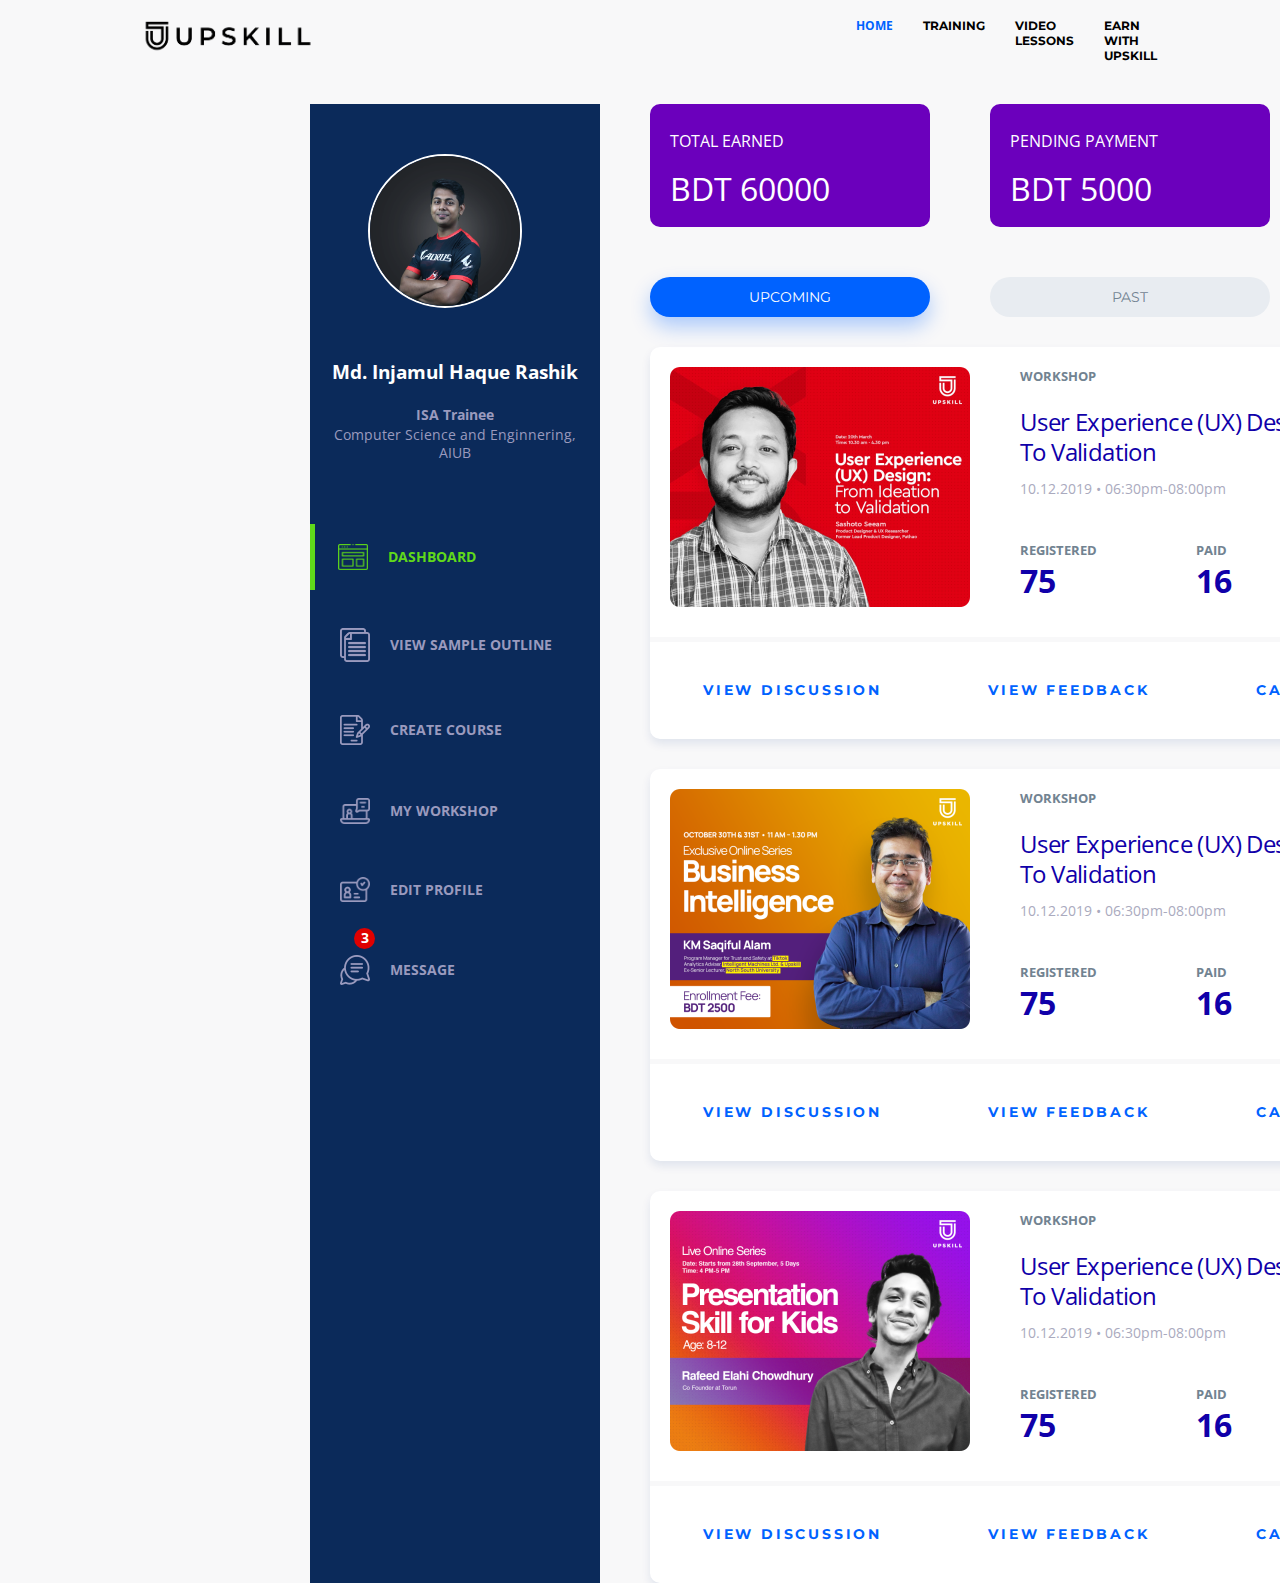
<file: index.html>
<!DOCTYPE html>
<html lang="en">
  <head>
    <meta charset="UTF-8" />
    <meta http-equiv="X-UA-Compatible" content="IE=edge" />
    <meta name="viewport" content="width=device-width, initial-scale=1.0" />
    <link rel="stylesheet" href="./styles.css" />
    <link rel="preconnect" href="https://fonts.gstatic.com" />
    <link
      href="https://fonts.googleapis.com/css2?family=Open+Sans:wght@300;400;600;700;800&display=swap"
      rel="stylesheet"
    />
    <link rel="preconnect" href="https://fonts.gstatic.com" />
    <link
      href="https://fonts.googleapis.com/css2?family=Montserrat&display=swap"
      rel="stylesheet"
    />
    <link
      rel="stylesheet"
      href="https://cdnjs.cloudflare.com/ajax/libs/font-awesome/5.15.3/css/all.min.css"
      integrity="sha512-iBBXm8fW90+nuLcSKlbmrPcLa0OT92xO1BIsZ+ywDWZCvqsWgccV3gFoRBv0z+8dLJgyAHIhR35VZc2oM/gI1w=="
      crossorigin="anonymous"
    />
    <title>Upskill</title>
  </head>
  <body>
    <div>
      <div class="navbar">
        <div><img src="./Assets/logo.PNG" width="177" alt="" /></div>
        <div class="nav-links">
          <a href="#"><span>home</span></a>
          <a href="#">training</a>
          <a href="#">video lessons</a>
          <a href="#">earn with upskill</a>
        </div>
        <div class="user-group">
          <div id="sign-in-btn" class="sign-in-group">
            <i class="fas fa-user-circle fa-3x"></i>
            <p>sign in</p>
          </div>
          <div id="sign-in-btn2" class="sign-up-group">Sign up</div>
        </div>
      </div>
      <div class="main-content">
        <div class="dashboard">
          <div class="profile">
            <div class="profile-info">
              <img src="./Assets/img.JPEG" alt="" />
              <h3>Md. Injamul Haque Rashik</h3>
              <br />
              <p class="title"><strong>ISA Trainee</strong></p>
              <p>Computer Science and Enginnering,</p>
              <b></b>
              <p>AIUB</p>
              <br />
            </div>
            <div class="dashboard-content">
              <div id="dashboard-content-flex-first">
                <img src="./Assets/browser@2x.png" width="30" alt="" />
                Dashboard
              </div>
              <br />
              <div class="dashboard-content-flex">
                <img src="./Assets/file@2x.png" width="30" alt="" />
                View Sample Outline
              </div>
              <br />
              <div class="dashboard-content-flex">
                <img src="./Assets/contract@2x.png" width="30" alt="" />
                Create Course
              </div>
              <br />
              <div id="workshop-button" class="dashboard-content-flex">
                <img src="./Assets/lecture@2x.png" width="30" alt="" />
                My Workshop
              </div>
              <br />
              <div id="profile-btn" class="dashboard-content-flex">
                <img src="./Assets/user@2x.png" width="30" alt="" />
                Edit Profile
              </div>
              <br />
              <div id="msg-btn" class="dashboard-content-flex">
                <img src="./Assets/conversation (1)@2x.png" width="30" alt="" />
                <div class="notification">3</div>
                Message
              </div>
              <br />
            </div>
          </div>
        </div>
        <div class="first-page-content">
          <div class="summary">
            <div class="summary-content">
              <p class="summary-content-heading">TOTAL EARNED</p>
              <br />
              <div id="amount">
                <p>BDT 60000</p>
                <i class="fas fa-coins fa-lg"></i>
              </div>
            </div>
            <div class="summary-content">
              <p class="summary-content-heading">PENDING PAYMENT</p>
              <br />
              <div id="amount">
                <p>BDT 5000</p>
                <i class="fas fa-money-check fa-lg"></i>
              </div>
            </div>
            <div class="summary-content">
              <p class="summary-content-heading">WORKSHOPS COMPLETED</p>
              <br />
              <div id="amount">
                <p>21</p>
                <i class="fas fa-folder fa-lg"></i>
              </div>
            </div>
          </div>
          <div class="timeline">
            <div class="timeline-content-first">UPCOMING</div>
            <div class="timeline-content">PAST</div>
            <div class="timeline-content">ALL</div>
          </div>
          <div class="workshop">
            <div class="workshop-content">
              <div class="content-image">
                <img
                  src="./Assets/User-Experience-(UX)-Design@2x.png"
                  width="300"
                  alt=""
                />
              </div>
              <div class="content-details">
                <h5>WORKSHOP</h5>
                <br />
                <p class="content-heading">
                  User Experience (UX) Design: From Ideation <br />
                  to Validation
                </p>
                <p class="content-timing">10.12.2019 • 06:30pm-08:00pm</p>
                <div class="content-details-summary">
                  <div>
                    <h5>REGISTERED</h5>
                    <h1>75</h1>
                  </div>
                  <div>
                    <h5>PAID</h5>
                    <h1>16</h1>
                  </div>
                  <div>
                    <h5>EARNING</h5>
                    <h1>BDT 4500</h1>
                  </div>
                </div>
              </div>
            </div>
            <div class="workshop-footer">
              <h4>view discussion</h4>
              <h4>view feedback</h4>
              <h4>cancel workshop</h4>
              <div class="social-media-icon">
                <i class="fab fa-facebook-f fa-lg"></i>
                <i class="fab fa-linkedin-in fa-lg"></i>
              </div>
            </div>
          </div>
          <div class="workshop">
            <div class="workshop-content">
              <div class="content-image">
                <img
                  src="./Assets/Business Intelligence@2x.png"
                  width="300"
                  alt=""
                />
              </div>
              <div class="content-details">
                <h5>WORKSHOP</h5>
                <br />
                <p class="content-heading">
                  User Experience (UX) Design: From Ideation <br />
                  to Validation
                </p>
                <p class="content-timing">10.12.2019 • 06:30pm-08:00pm</p>
                <div class="content-details-summary">
                  <div>
                    <h5>REGISTERED</h5>
                    <h1>75</h1>
                  </div>
                  <div>
                    <h5>PAID</h5>
                    <h1>16</h1>
                  </div>
                  <div>
                    <h5>EARNING</h5>
                    <h1>BDT 4500</h1>
                  </div>
                </div>
              </div>
            </div>
            <div class="workshop-footer">
              <h4>view discussion</h4>
              <h4>view feedback</h4>
              <h4>cancel workshop</h4>
              <div class="social-media-icon">
                <i class="fab fa-facebook-f fa-lg"></i>
                <i class="fab fa-linkedin-in fa-lg"></i>
              </div>
            </div>
          </div>
          <div class="workshop">
            <div class="workshop-content">
              <div class="content-image">
                <img
                  src="./Assets/Presentation Skill for Kids@2x.png"
                  width="300"
                  alt=""
                />
              </div>
              <div class="content-details">
                <h5>WORKSHOP</h5>
                <br />
                <p class="content-heading">
                  User Experience (UX) Design: From Ideation <br />
                  to Validation
                </p>
                <p class="content-timing">10.12.2019 • 06:30pm-08:00pm</p>
                <div class="content-details-summary">
                  <div>
                    <h5>REGISTERED</h5>
                    <h1>75</h1>
                  </div>
                  <div>
                    <h5>PAID</h5>
                    <h1>16</h1>
                  </div>
                  <div>
                    <h5>EARNING</h5>
                    <h1>BDT 4500</h1>
                  </div>
                </div>
              </div>
            </div>
            <div class="workshop-footer">
              <h4>view discussion</h4>
              <h4>view feedback</h4>
              <h4>cancel workshop</h4>
              <div class="social-media-icon">
                <i class="fab fa-facebook-f fa-lg"></i>
                <i class="fab fa-linkedin-in fa-lg"></i>
              </div>
            </div>
          </div>
        </div>
      </div>
    </div>
    <script src="app.js"></script>
  </body>
</html>
</file>
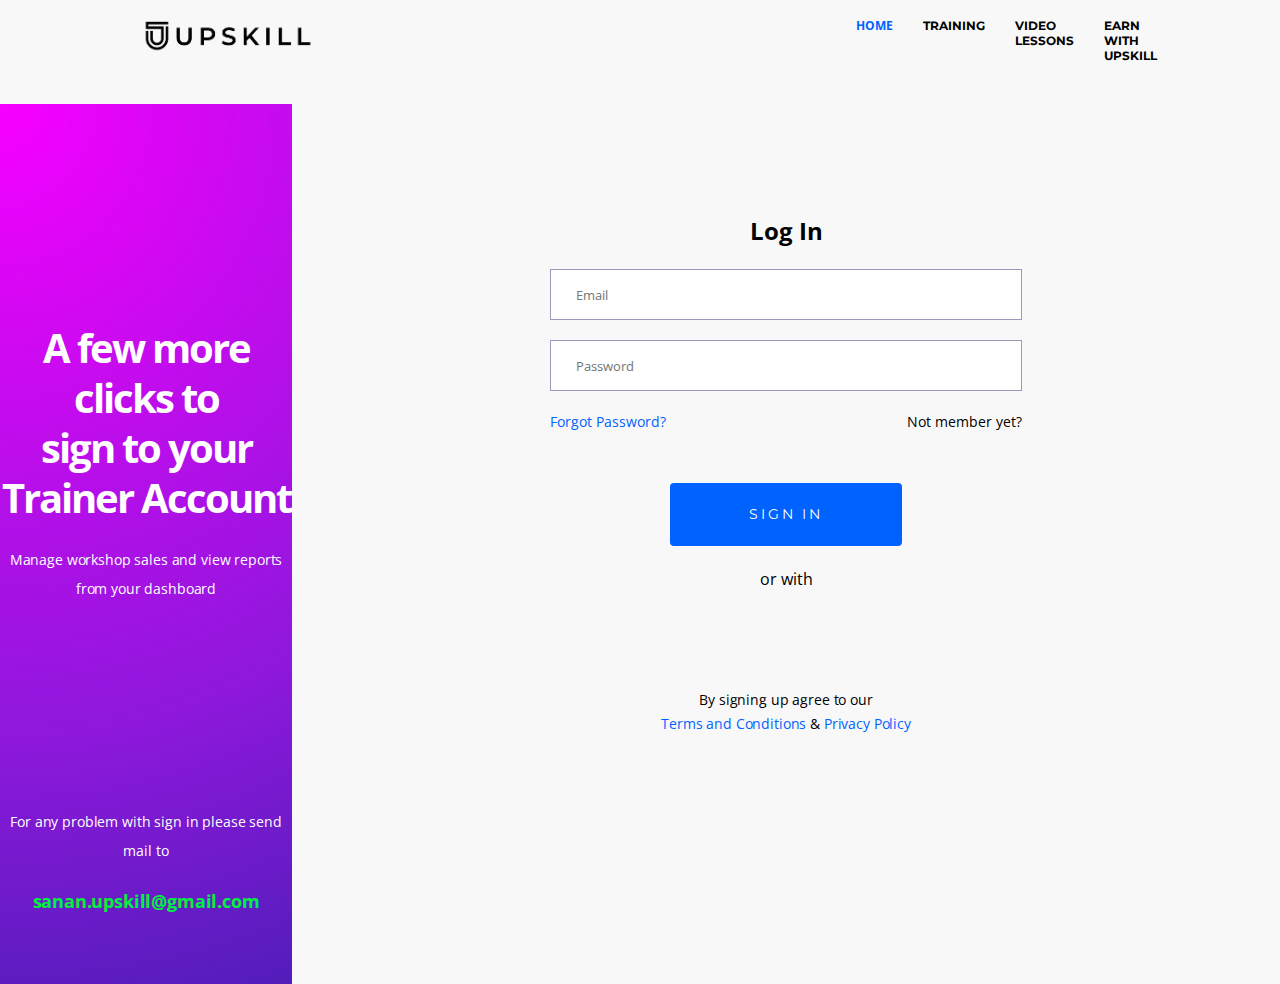
<file: Pages/login.html>
<!DOCTYPE html>
<html lang="en">
  <head>
    <meta charset="UTF-8" />
    <meta http-equiv="X-UA-Compatible" content="IE=edge" />
    <meta name="viewport" content="width=device-width, initial-scale=1.0" />
<link rel="stylesheet" href="../styles.css" />
    <link rel="preconnect" href="https://fonts.gstatic.com" />
    <link
      href="https://fonts.googleapis.com/css2?family=Open+Sans:wght@300;400;600;700;800&display=swap"
      rel="stylesheet"
    />
    <link rel="preconnect" href="https://fonts.gstatic.com" />
    <link
      href="https://fonts.googleapis.com/css2?family=Montserrat&display=swap"
      rel="stylesheet"
    />
    <link
      rel="stylesheet"
      href="https://cdnjs.cloudflare.com/ajax/libs/font-awesome/5.15.3/css/all.min.css"
      integrity="sha512-iBBXm8fW90+nuLcSKlbmrPcLa0OT92xO1BIsZ+ywDWZCvqsWgccV3gFoRBv0z+8dLJgyAHIhR35VZc2oM/gI1w=="
      crossorigin="anonymous"
    />
    <title>Upskill</title>
  </head>
  <body>
    <div>
      <div class="navbar">
        <div><img src="../Assets/logo.PNG" width="177" alt="" /></div>
        <div class="nav-links">
          <a href="../index.html"><span>home</span></a>
          <a href="#">training</a>
          <a href="#">video lessons</a>
          <a href="#">earn with upskill</a>
        </div>
        <div class="user-group">
          <div id="sign-in-btn" class="sign-in-group">
            <i class="fas fa-user-circle fa-3x"></i>
            <p>sign in</p>
          </div>
          <div id="sign-in-btn" class="sign-up-group">Sign up</div>
        </div>
      </div>
            <div class="login-content">
          <div class="login-img">
            <h1>A few more clicks to <br> sign to  your Trainer Account</h1> <br>
            <p>Manage workshop sales and view reports from your dashboard</p>
            <p class="second-p">For any problem with sign in please send mail to</p> <br>
            <p><span class="mail">sanan.upskill@gmail.com</span></p>
          </div>
          <div class="login-info">
            <h2>Log In</h2> <br>
            <input type="text" placeholder="Email"> <br>
            <input type="password" placeholder="Password">
            <div class="forgot">
              <a class="forgot-alt" href="#">Forgot Password?</a> <a class="forgot-alt-2" href="#">Not member yet?</a>
            </div>
            <div class="sign-btn">SIGN IN</div> <br>
            or with
            <div class="social-btn">
              <i class="fab fa-facebook-square fa-2x fb-icon"></i>
              <i class="fab fa-linkedin fa-2x"></i>
            </div>
            <p class="bottom-text">By signing up agree to our <br> <span>Terms and Conditions</span> & <span>Privacy Policy</span></p>
          </div>
        </div></body>
</html>
</file>
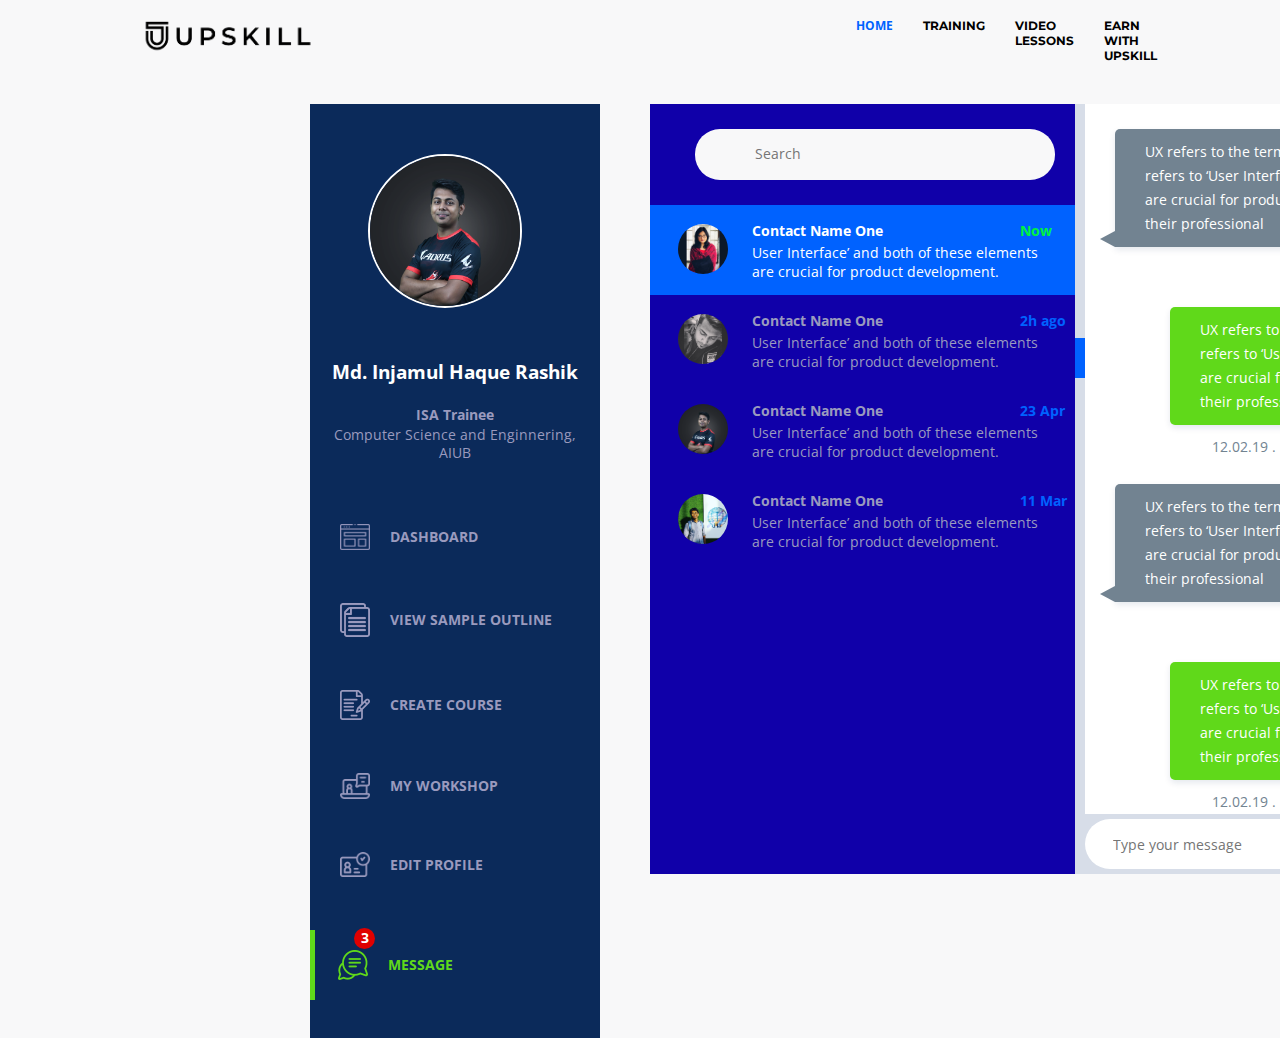
<file: Pages/message.html>
<!DOCTYPE html>
<html lang="en">
  <head>
    <meta charset="UTF-8" />
    <meta http-equiv="X-UA-Compatible" content="IE=edge" />
    <meta name="viewport" content="width=device-width, initial-scale=1.0" />
    <link rel="stylesheet" href="../styles.css" />
    <link rel="preconnect" href="https://fonts.gstatic.com" />
    <link
      href="https://fonts.googleapis.com/css2?family=Open+Sans:wght@300;400;600;700;800&display=swap"
      rel="stylesheet"
    />
    <link rel="preconnect" href="https://fonts.gstatic.com" />
    <link
      href="https://fonts.googleapis.com/css2?family=Montserrat&display=swap"
      rel="stylesheet"
    />
    <link
      rel="stylesheet"
      href="https://cdnjs.cloudflare.com/ajax/libs/font-awesome/5.15.3/css/all.min.css"
      integrity="sha512-iBBXm8fW90+nuLcSKlbmrPcLa0OT92xO1BIsZ+ywDWZCvqsWgccV3gFoRBv0z+8dLJgyAHIhR35VZc2oM/gI1w=="
      crossorigin="anonymous"
    />
    <title>Upskill</title>
  </head>
  <body>
    <div>
      <div class="navbar">
        <div><img src="../Assets/logo.PNG" width="177" alt="" /></div>
        <div class="nav-links">
          <a href="../index.html"><span>home</span></a>
          <a href="#">training</a>
          <a href="#">video lessons</a>
          <a href="#">earn with upskill</a>
        </div>
        <div class="user-group">
          <div id="sign-in-btn" class="sign-in-group">
            <i class="fas fa-user-circle fa-3x"></i>
            <p>sign in</p>
          </div>
          <div id="sign-in-btn2" class="sign-up-group">Sign up</div>
        </div>
      </div>
      <div class="main-content">
        <div class="dashboard">
          <div class="profile">
            <div class="profile-info">
              <img src="../Assets/img.JPEG" alt="" />
              <h3>Md. Injamul Haque Rashik</h3>
              <br />
              <p class="title"><strong>ISA Trainee</strong></p>
              <p>Computer Science and Enginnering,</p>
              <b></b>
              <p>AIUB</p>
              <br />
            </div>
            <div class="dashboard-content">
              <div id="dashboard-button" class="dashboard-content-flex">
                <img src="../Assets/browser-white@2x.png" width="30" alt="" />
                Dashboard
              </div>
              <br />
              <div class="dashboard-content-flex">
                <img src="../Assets/file@2x.png" width="30" alt="" />
                View Sample Outline
              </div>
              <br />
              <div class="dashboard-content-flex">
                <img src="../Assets/contract@2x.png" width="30" alt="" />
                Create Course
              </div>
              <br />
              <div id="workshop-btn" class="dashboard-content-flex">
                <img src="../Assets/lecture@2x.png" width="30" alt="" />
                My Workshop
              </div>
              <br />
              <div id="profile-btn" class="dashboard-content-flex">
                <img src="../Assets/user@2x.png" width="30" alt="" />
                Edit Profile
              </div>
              <br />
              <div id="dashboard-content-flex-first">
                <img
                  src="../Assets/conversation-green@2x.png"
                  width="30"
                  alt=""
                />
                <div class="notification">3</div>
                Message
              </div>
              <br />
            </div>
          </div>
        </div>
        <div class="fourth-page-content">
          <div class="chat-div">
            <div class="user-div">
              <i class="fas fa-search"></i>
              <input type="text" placeholder="Search" />
              <div class="message-user-group">
                <div class="message-user-group-each-first">
                  <img src="../Assets/chat1.jpg" width="50" alt="" />
                  <div>
                    <h5>
                      Contact Name One <span class="span span-first">Now</span>
                    </h5>
                    <p>
                      User Interface’ and both of these elements <br />
                      are crucial for product development.
                    </p>
                  </div>
                </div>
                <div class="message-user-group-each">
                  <img src="../Assets/chat2.jpg" width="50" alt="" />
                  <div>
                    <h5>Contact Name One <span class="span">2h ago</span></h5>
                    <p>
                      User Interface’ and both of these elements <br />
                      are crucial for product development.
                    </p>
                  </div>
                </div>
                <div class="message-user-group-each">
                  <img src="../Assets/img.JPEG" width="50" alt="" />
                  <div>
                    <h5>
                      Contact Name One
                      <span class="span">23 Apr</span>
                    </h5>
                    <p>
                      User Interface’ and both of these elements <br />
                      are crucial for product development.
                    </p>
                  </div>
                </div>
                <div class="message-user-group-each">
                  <img src="../Assets/chat4.jpg" width="50" alt="" />
                  <div>
                    <h5>Contact Name One <span class="span">11 Mar</span></h5>
                    <p>
                      User Interface’ and both of these elements <br />
                      are crucial for product development.
                    </p>
                  </div>
                </div>
              </div>
            </div>
            <div class="message-div">
              <div class="blue-bg"></div>
              <div class="message-sub-div">
                <div class="msg-incoming">
                  <p class="msg-p">
                    UX refers to the term ‘User Experience’ while ‘UI’ refers to
                    ‘User Interface’ and both of these elements are crucial for
                    product development. But despite their professional
                  </p>
                </div>
                <p><span class="top">12.02.19 . 12.30 PM</span></p>
                <div class="msg-outgoing">
                  <p class="msg-p">
                    UX refers to the term ‘User Experience’ while ‘UI’ refers to
                    ‘User Interface’ and both of these elements are crucial for
                    product development. But despite their professional
                  </p>
                </div>
                <p><span class="bottom">12.02.19 . 12.30 PM</span></p>
                <div class="msg-incoming msg-incoming-2">
                  <p class="msg-p">
                    UX refers to the term ‘User Experience’ while ‘UI’ refers to
                    ‘User Interface’ and both of these elements are crucial for
                    product development. But despite their professional
                  </p>
                </div>
                <p><span class="top">12.02.19 . 12.30 PM</span></p>
                <div class="msg-outgoing">
                  <p class="msg-p">
                    UX refers to the term ‘User Experience’ while ‘UI’ refers to
                    ‘User Interface’ and both of these elements are crucial for
                    product development. But despite their professional
                  </p>
                </div>
                <p><span class="bottom">12.02.19 . 12.30 PM</span></p>
              </div>
              <div class="type-box">
                <div><input type="text" placeholder="Type your message" /></div>
                <div><i class="fas fa-paper-plane fa-2x"></i></div>
              </div>
            </div>
          </div>
        </div>
      </div>
    </div>
    <script>
      document.getElementById("dashboard-button").onclick = function () {
        location.href = "../index.html";
      };
      document.getElementById("sign-in-btn").onclick = function () {
        location.href = "./login.html";
      };
      document.getElementById("sign-in-btn2").onclick = function () {
        location.href = "./login.html";
      };
      document.getElementById("workshop-btn").onclick = function () {
        location.href = "./workshop.html";
      };
      document.getElementById("profile-btn").onclick = function () {
        location.href = "./profile.html";
      };
    </script>
  </body>
</html>
</file>
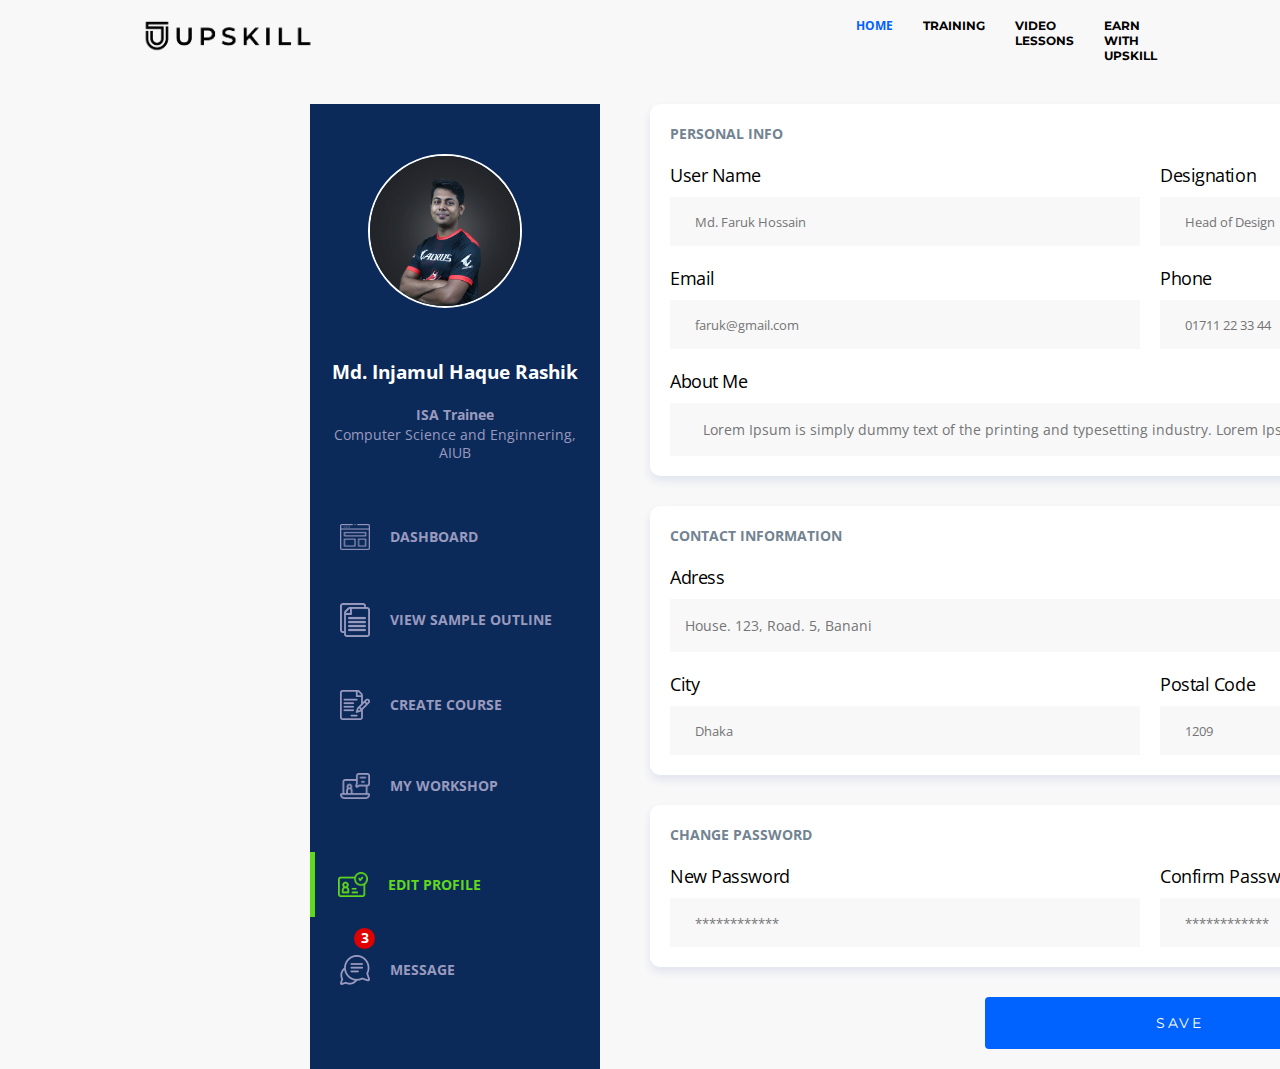
<file: Pages/profile.html>
<!DOCTYPE html>
<html lang="en">
  <head>
    <meta charset="UTF-8" />
    <meta http-equiv="X-UA-Compatible" content="IE=edge" />
    <meta name="viewport" content="width=device-width, initial-scale=1.0" />
    <link rel="stylesheet" href="../styles.css" />
    <link rel="preconnect" href="https://fonts.gstatic.com" />
    <link
      href="https://fonts.googleapis.com/css2?family=Open+Sans:wght@300;400;600;700;800&display=swap"
      rel="stylesheet"
    />
    <link rel="preconnect" href="https://fonts.gstatic.com" />
    <link
      href="https://fonts.googleapis.com/css2?family=Montserrat&display=swap"
      rel="stylesheet"
    />
    <link
      rel="stylesheet"
      href="https://cdnjs.cloudflare.com/ajax/libs/font-awesome/5.15.3/css/all.min.css"
      integrity="sha512-iBBXm8fW90+nuLcSKlbmrPcLa0OT92xO1BIsZ+ywDWZCvqsWgccV3gFoRBv0z+8dLJgyAHIhR35VZc2oM/gI1w=="
      crossorigin="anonymous"
    />
    <title>Upskill</title>
  </head>
  <body>
    <div>
      <div class="navbar">
        <div><img src="../Assets/logo.PNG" width="177" alt="" /></div>
        <div class="nav-links">
          <a href="../index.html"><span>home</span></a>
          <a href="#">training</a>
          <a href="#">video lessons</a>
          <a href="#">earn with upskill</a>
        </div>
        <div class="user-group">
          <div id="sign-in-btn" class="sign-in-group">
            <i class="fas fa-user-circle fa-3x"></i>
            <p>sign in</p>
          </div>
          <div id="sign-in-btn2" class="sign-up-group">Sign up</div>
        </div>
      </div>
      <div class="main-content">
        <div class="dashboard">
          <div class="profile">
            <div class="profile-info">
              <img src="../Assets/img.JPEG" alt="" />
              <h3>Md. Injamul Haque Rashik</h3>
              <br />
              <p class="title"><strong>ISA Trainee</strong></p>
              <p>Computer Science and Enginnering,</p>
              <b></b>
              <p>AIUB</p>
              <br />
            </div>
            <div class="dashboard-content">
              <div id="dashboard-button" class="dashboard-content-flex">
                <img src="../Assets/browser-white@2x.png" width="30" alt="" />
                Dashboard
              </div>
              <br />
              <div class="dashboard-content-flex">
                <img src="../Assets/file@2x.png" width="30" alt="" />
                View Sample Outline
              </div>
              <br />
              <div class="dashboard-content-flex">
                <img src="../Assets/contract@2x.png" width="30" alt="" />
                Create Course
              </div>
              <br />
              <div id="workshop-btn" class="dashboard-content-flex">
                <img src="../Assets/lecture@2x.png" width="30" alt="" />
                My Workshop
              </div>
              <br />
              <div id="dashboard-content-flex-first">
                <img src="../Assets/user-green@2x.png" width="30" alt="" />
                Edit Profile
              </div>
              <br />
              <div id="msg-btn" class="dashboard-content-flex">
                <img
                  src="../Assets/conversation (1)@2x.png"
                  width="30"
                  alt=""
                />
                <div class="notification">3</div>
                Message
              </div>
              <br />
            </div>
          </div>
        </div>
        <div class="third-page-content">
          <div class="personal-info">
            <h5>Personal info</h5>
            <div class="row">
              <div>
                User Name <br />
                <input type="text" placeholder="Md. Faruk Hossain" />
              </div>
              <div>
                Designation <br />
                <input type="text" placeholder="Head of Design" />
              </div>
            </div>
            <div class="row">
              <div>
                Email <br />
                <input type="text" placeholder="faruk@gmail.com" />
              </div>
              <div>
                Phone <br />
                <input type="text" placeholder="01711 22 33 44" />
              </div>
            </div>
            About Me <br />
            <input
              id="about-input"
              type="text"
              placeholder="Lorem Ipsum is simply dummy text of the printing and typesetting industry. Lorem Ipsum has been the industry's standard dummy"
            />
          </div>
          <div class="contact-info">
            <h5>Contact information</h5>
            Adress <br />
            <input
              id="adress-input"
              type="text"
              placeholder="House. 123, Road. 5, Banani"
            />
            <div class="row">
              <div>
                City <br />
                <input type="text" placeholder="Dhaka" />
              </div>
              <div>
                Postal Code <br />
                <input type="text" placeholder="1209" />
              </div>
            </div>
            </div>
          <div class="password-info">
              <h5>Change password</h5>
            <div class="row">
              <div>
                New password <br />
                <input type="password" placeholder="************" />
              </div>
              <div>
                Confirm Password <br />
                <input type="password" placeholder="************" />
              </div>
            </div>
            </div>
            <div class="save-btn">Save</div>
          </div>
          
        </div>
      </div>
    </div>
    <script>
      document.getElementById("dashboard-button").onclick = function () {
        location.href = "../index.html";
      };
      document.getElementById("sign-in-btn").onclick = function () {
        location.href = "./login.html";
      };
      document.getElementById("sign-in-btn2").onclick = function () {
        location.href = "./login.html";
      };
      document.getElementById("workshop-btn").onclick = function () {
        location.href = "./workshop.html";
      };
      document.getElementById("msg-btn").onclick = function () {
        location.href = "./message.html";
      };
      
    </script>
  </body>
</html>
</file>
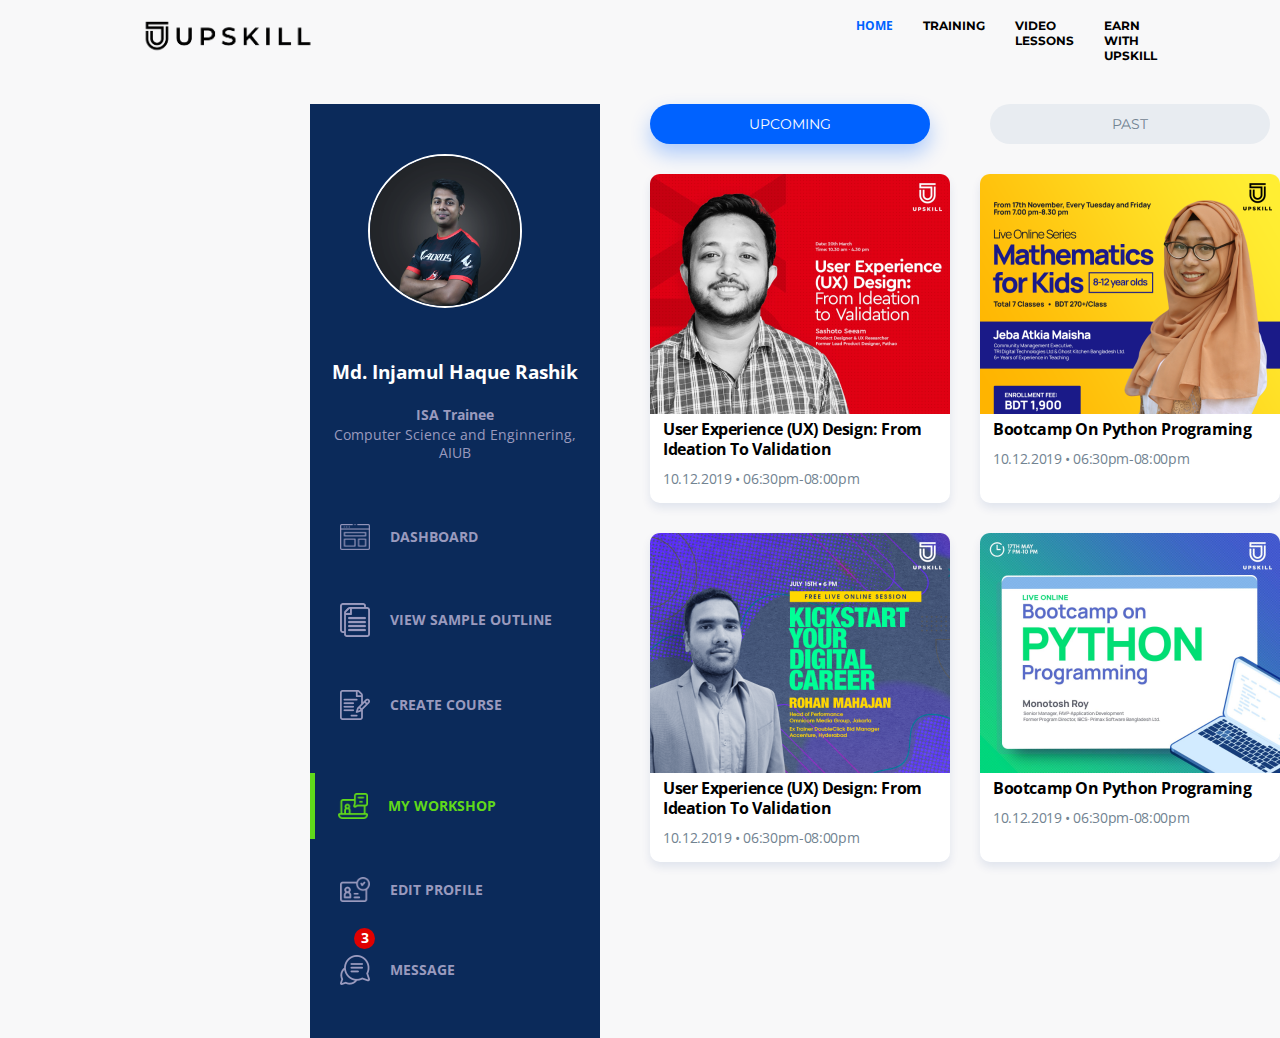
<file: Pages/workshop.html>
<!DOCTYPE html>
<html lang="en">
  <head>
    <meta charset="UTF-8" />
    <meta http-equiv="X-UA-Compatible" content="IE=edge" />
    <meta name="viewport" content="width=device-width, initial-scale=1.0" />
    <link rel="stylesheet" href="../styles.css" />
    <link rel="preconnect" href="https://fonts.gstatic.com" />
    <link
      href="https://fonts.googleapis.com/css2?family=Open+Sans:wght@300;400;600;700;800&display=swap"
      rel="stylesheet"
    />
    <link rel="preconnect" href="https://fonts.gstatic.com" />
    <link
      href="https://fonts.googleapis.com/css2?family=Montserrat&display=swap"
      rel="stylesheet"
    />
    <link
      rel="stylesheet"
      href="https://cdnjs.cloudflare.com/ajax/libs/font-awesome/5.15.3/css/all.min.css"
      integrity="sha512-iBBXm8fW90+nuLcSKlbmrPcLa0OT92xO1BIsZ+ywDWZCvqsWgccV3gFoRBv0z+8dLJgyAHIhR35VZc2oM/gI1w=="
      crossorigin="anonymous"
    />
    <title>Upskill</title>
  </head>
  <body>
    <div>
      <div class="navbar">
        <div><img src="../Assets/logo.PNG" width="177" alt="" /></div>
        <div class="nav-links">
          <a href="../index.html"><span>home</span></a>
          <a href="#">training</a>
          <a href="#">video lessons</a>
          <a href="#">earn with upskill</a>
        </div>
        <div class="user-group">
          <div id="sign-in-btn" class="sign-in-group">
            <i class="fas fa-user-circle fa-3x"></i>
            <p>sign in</p>
          </div>
          <div id="sign-in-btn2" class="sign-up-group">Sign up</div>
        </div>
      </div>
      <div class="main-content">
        <div class="dashboard">
          <div class="profile">
            <div class="profile-info">
              <img src="../Assets/img.JPEG" alt="" />
              <h3>Md. Injamul Haque Rashik</h3>
              <br />
              <p class="title"><strong>ISA Trainee</strong></p>
              <p>Computer Science and Enginnering,</p>
              <b></b>
              <p>AIUB</p>
              <br />
            </div>
            <div class="dashboard-content">
              <div id="dashboard-button" class="dashboard-content-flex">
                <img src="../Assets/browser-white@2x.png" width="30" alt="" />
                Dashboard
              </div>
              <br />
              <div class="dashboard-content-flex">
                <img src="../Assets/file@2x.png" width="30" alt="" />
                View Sample Outline
              </div>
              <br />
              <div class="dashboard-content-flex">
                <img src="../Assets/contract@2x.png" width="30" alt="" />
                Create Course
              </div>
              <br />
              <div id="dashboard-content-flex-first">
                <img src="../Assets/lecture-green@2x.png" width="30" alt="" />
                My Workshop
              </div>
              <br />
              <div id="profile-btn" class="dashboard-content-flex">
                <img src="../Assets/user@2x.png" width="30" alt="" />
                Edit Profile
              </div>
              <br />
              <div id="msg-btn" class="dashboard-content-flex">
                <img
                  src="../Assets/conversation (1)@2x.png"
                  width="30"
                  alt=""
                />
                <div class="notification">3</div>
                Message
              </div>
              <br />
            </div>
          </div>
        </div>
        <div class="second-page-content">
          <div class="timeline">
            <div class="timeline-content-first">UPCOMING</div>
            <div class="timeline-content">PAST</div>
            <div class="timeline-content">ALL</div>
          </div>
          <div class="courses">
            <div class="courses-row">
              <div class="course-content">
                <img width="300" src="../Assets/1.png" alt="" />
                <h4>
                  User Experience (UX) Design: From Ideation to Validation
                </h4>
                <h5>10.12.2019 • 06:30pm-08:00pm</h5>
              </div>
              <div class="course-content">
                <img width="300" src="../Assets/2.png" alt="" />
                <h4>Bootcamp on Python Programing</h4>
                <h5>10.12.2019 • 06:30pm-08:00pm</h5>
              </div>
              <div class="course-content">
                <img width="300" src="../Assets/6.png" alt="" />
                <h4>Starting Up your First Startup</h4>
                <h5>10.12.2019 • 06:30pm-08:00pm</h5>
              </div>
            </div>
            <div class="courses-row">
              <div class="course-content">
                <img width="300" src="../Assets/4.png" alt="" />
                <h4>
                  User Experience (UX) Design: From Ideation to Validation
                </h4>
                <h5>10.12.2019 • 06:30pm-08:00pm</h5>
              </div>
              <div class="course-content">
                <img width="300" src="../Assets/5.png" alt="" />
                <h4>Bootcamp on Python Programing</h4>
                <h5>10.12.2019 • 06:30pm-08:00pm</h5>
              </div>
              <div class="course-content">
                <img width="300" src="../Assets/3.png" alt="" />
                <h4>Starting Up your First Startup</h4>
                <h5>10.12.2019 • 06:30pm-08:00pm</h5>
              </div>
            </div>
          </div>
        </div>
      </div>
    </div>
    <script>
      document.getElementById("dashboard-button").onclick = function () {
        location.href = "../index.html";
      };
      document.getElementById("sign-in-btn").onclick = function () {
        location.href = "./login.html";
      };
      document.getElementById("sign-in-btn2").onclick = function () {
        location.href = "./login.html";
      };
      document.getElementById("profile-btn").onclick = function () {
        location.href = "./profile.html";
      };
      document.getElementById("msg-btn").onclick = function () {
        location.href = "./message.html";
      };
    </script>
  </body>
</html>
</file>
<file: styles.css>
/* Common CSS Starts from Here */
* {
  margin: 0;
  padding: 0;
  font-family: "Open Sans", sans-serif;
}
body {
  background-color: #f8f8f9;
}
.navbar {
  display: flex;
  align-items: center;
  padding-top: 10px;
  background: #f8f8f9 0% 0% no-repeat padding-box;
}
.navbar img {
  padding-left: 140px;
  margin-right: 639px;
}
.nav-links {
  display: flex;
  margin-left: -100px;
}
.nav-links a {
  padding-right: 30px;
  text-transform: uppercase;
  font: normal normal bold 12px/15px Montserrat;
  font-weight: bold;
  text-decoration: none;
  color: #000000;
}
.nav-links a span {
  color: #0062ff;
  text-decoration: none;
}
.user-group {
  display: flex;
  align-items: center;
  padding-right: 140px;
}
.sign-in-group {
  display: flex;
  flex-direction: row;
  align-items: center;
  color: #0062ff;
  text-transform: uppercase;
  font-weight: bold;
  padding-right: 54px;
  margin-left: 220px;
  font: normal normal bold 12px/15px Montserrat;
  cursor: pointer;
}
.sign-in-group i {
  padding-right: 10px;
}
.sign-up-group {
  text-transform: uppercase;
  color: white;
  font-weight: bold;
  background: #60d91a 0% 0% no-repeat padding-box;
  box-shadow: 0px 10px 20px #60d91a4d;
  border-radius: 4px;
  padding: 15px 19px;
  font: normal normal bold 12px/15px Montserrat;
  cursor: pointer;
}
.main-content {
  display: flex;
  flex-direction: row;
  margin-top: 34px;
  margin-left: 310px;
  margin-right: 310px;
  background: #f8f8f9 0% 0% no-repeat padding-box;
}
.dashboard {
  background-color: #0b2a5a;
  padding: 0px 8px 0px 0px;
}

.profile-info {
  padding-left: 8px;
  text-align: center;
  color: white;
  opacity: 1;
}
.profile-info p {
  color: #9a9abe;
  opacity: 1;
  font: normal normal normal 14px/18px Open Sans;
}
.title {
  margin-bottom: 2px;
}
.profile-info img {
  margin: 50px 70px 46px 50px;
  width: 150px;
  height: 150px;
  border: 2px solid #ffffff;
  opacity: 1;
  border-radius: 50%;
}

.dashboard-content {
  display: flex;
  flex-direction: column;
  color: #9a9abe;
  font: normal normal bold 14px/18px Open Sans;
  text-transform: uppercase;
  padding-top: 40px;
}
.dashboard-content img {
  margin-left: 30px;
  margin-right: 20px;
}
.dashboard-content-flex {
  display: flex;
  align-items: center;
  padding-bottom: 35px;
  cursor: pointer;
}
#dashboard-content-flex-first {
  border-left: 5px solid #60d91a;
  color: #60d91a;
  display: flex;
  align-items: center;
  padding-top: 20px;
  padding-bottom: 20px;
  margin-bottom: 20px;
  cursor: pointer;
}
#dashboard-content-flex-first img {
  margin-left: 23px;
}

/* FirstPage(Dashboard-Page) CSS Starts Here */

.first-page-content {
  padding-left: 50px;
}
.summary {
  display: flex;
  flex-direction: row;
}
.summary-content {
  color: white;
  background: #6b00bc 0% 0% no-repeat padding-box;
  border-radius: 10px;
  opacity: 1;
  padding: 26px 20px 24px 20px;
  width: 240px;
  margin-right: 60px;
  margin-bottom: 50px;
}

#amount {
  display: flex;
  justify-content: space-between;
  font: normal normal normal 32px/29px Open Sans;
}
.timeline {
  display: flex;
  flex-direction: row;
}
.timeline-content {
  text-align: center;
  background: #e8ecf1 0% 0% no-repeat padding-box;
  border-radius: 20px;
  opacity: 1;
  width: 280px;
  margin-right: 60px;
  /* padding: 11px 0px; */
  font: normal normal normal 14px/40px Montserrat;
  color: #728391;
}
.timeline-content-first {
  text-align: center;
  background: #0062ff 0% 0% no-repeat padding-box;
  box-shadow: 0px 10px 20px #0062ff4d;
  border-radius: 20px;
  opacity: 1;
  width: 280px;
  margin-right: 60px;
  /* padding: 11px 0px; */
  font: normal normal normal 14px/40px Montserrat;
  color: #ffffff;
}

.workshop {
  margin-top: 30px;
  background: #ffffff 0% 0% no-repeat padding-box;
  box-shadow: 0px 5px 10px #01368619;
  border-radius: 10px;
  width: 960px;
}
.workshop-content {
  padding-top: 20px;
  padding-left: 20px;
  padding-bottom: 25px;
  display: flex;
  flex-direction: row;
  border-bottom: 5px solid #f8f8f9;
}
.content-image {
  padding-right: 50px;
}
.content-details h5 {
  color: #728391;
}
.content-details h1 {
  color: #1000a9;
}
.content-heading {
  color: #1000a9;
  font: normal normal normal 24px/30px Open Sans;
  letter-spacing: -0.6px;
  color: #1000a9;
  text-transform: capitalize;
}
.content-timing {
  font: normal normal normal 14px/24px Open Sans;
  letter-spacing: 0px;
  color: #aaaabe;
  padding-top: 10px;
  padding-bottom: 40px;
}
.content-details-summary {
  display: flex;
  flex-direction: row;
  justify-content: space-between;
}
.workshop-footer {
  display: flex;
  justify-content: space-around;
  padding: 34px 0px 34px 0px;
}
.workshop-footer h4 {
  letter-spacing: 2.8px;
  color: #0062ff;
  text-transform: uppercase;
  font: normal normal bold 14px/29px Montserrat;
}
.social-media-icon i {
  color: #728391;
  width: 20px;
}
#workshop-button {
  cursor: pointer;
}
#profile-btn {
  cursor: pointer;
}
#msg-btn {
  cursor: pointer;
}
.notification {
  position: absolute;
  background: #df0000;
  color: white;
  padding: 1px 6px 2px 7px;
  border-radius: 50%;
  top: 932px;
  left: 355px;
}

/* SecondPage(Workshop-Page) CSS Starts Here */

.second-page-content {
  padding-left: 50px;
}
.timeline {
  display: flex;
  flex-direction: row;
}
.timeline-content {
  text-align: center;
  background: #e8ecf1 0% 0% no-repeat padding-box;
  border-radius: 20px;
  opacity: 1;
  width: 280px;
  margin-right: 60px;
  /* padding: 11px 0px; */
  font: normal normal normal 14px/40px Montserrat;
  color: #728391;
}
.timeline-content-first {
  text-align: center;
  background: #0062ff 0% 0% no-repeat padding-box;
  box-shadow: 0px 10px 20px #0062ff4d;
  border-radius: 20px;
  opacity: 1;
  width: 280px;
  margin-right: 60px;
  /* padding: 11px 0px; */
  font: normal normal normal 14px/40px Montserrat;
  color: #ffffff;
}

.courses {
  padding-top: 30px;
}
.courses-row {
  display: flex;
}
.course-content {
  width: 300px;
  height: 329px;
  background: #ffffff 0% 0% no-repeat padding-box;
  box-shadow: 0px 5px 10px #01368619;
  border-radius: 10px;
  margin-right: 30px;
  margin-bottom: 30px;
}
.course-content h4 {
  font: normal normal bold 16px/20px Open Sans;
  letter-spacing: -0.4px;
  color: #000000;
  text-transform: capitalize;
  opacity: 1;
  padding-left: 13px;
}
.course-content h5 {
  font: normal normal normal 14px/39px Open Sans;
  letter-spacing: -0.35px;
  color: #728391;
  opacity: 1;
  padding-left: 13px;
}
#profile-btn {
  cursor: pointer;
}
#msg-btn {
  cursor: pointer;
}
.notification {
  position: absolute;
  background: #df0000;
  color: white;
  padding: 1px 6px 2px 7px;
  border-radius: 50%;
  top: 932px;
  left: 355px;
}

/* ThirdPage(Profile-Page) CSS Starts Here */

.third-page-content {
  padding-left: 50px;
}
.personal-info {
  width: 960px;
  background: #ffffff 0% 0% no-repeat padding-box;
  box-shadow: 0px 5px 10px #01368619;
  border-radius: 10px;
  opacity: 1;
  text-align: left;
  font: normal normal normal 18px Open Sans;
  letter-spacing: -0.45px;
  color: #000000;
  text-transform: capitalize;
  opacity: 1;
  padding: 20px;
}
.personal-info h5 {
  text-align: left;
  font: normal normal bold 14px Open Sans;
  letter-spacing: 0px;
  color: #728391;
  text-transform: uppercase;
  opacity: 1;
  margin-bottom: 20px;
}
.personal-info input {
  background: #f8f8f9 0% 0% no-repeat padding-box;
  border: none;
  padding: 16px 0px 15px 25px;
  margin-right: 20px;
  width: 445px;
  margin-bottom: 20px;
  margin-top: 10px;
}
#about-input {
  background: #f8f8f9 0% 0% no-repeat padding-box;
  border: none;
  padding: 16px 25px 15px 15px;
  width: 918px;
  margin-bottom: 0px;
  margin-top: 10px;
  text-align: center;
  font: normal normal normal 14px/22px Open Sans;
  letter-spacing: 0px;
  color: #728391;
  opacity: 1;
}
.contact-info {
  width: 960px;
  background: #ffffff 0% 0% no-repeat padding-box;
  box-shadow: 0px 5px 10px #01368619;
  border-radius: 10px;
  opacity: 1;
  text-align: left;
  font: normal normal normal 18px Open Sans;
  letter-spacing: -0.45px;
  color: #000000;
  text-transform: capitalize;
  opacity: 1;
  padding: 20px;
  margin-top: 30px;
}
.contact-info h5 {
  text-align: left;
  font: normal normal bold 14px Open Sans;
  letter-spacing: 0px;
  color: #728391;
  text-transform: uppercase;
  opacity: 1;
  margin-bottom: 20px;
}
.contact-info input {
  background: #f8f8f9 0% 0% no-repeat padding-box;
  border: none;
  padding: 16px 0px 15px 25px;
  margin-right: 20px;
  width: 445px;
  margin-bottom: 0px;
  margin-top: 10px;
}
.password-info {
  width: 960px;
  background: #ffffff 0% 0% no-repeat padding-box;
  box-shadow: 0px 5px 10px #01368619;
  border-radius: 10px;
  opacity: 1;
  text-align: left;
  font: normal normal normal 18px Open Sans;
  letter-spacing: -0.45px;
  color: #000000;
  text-transform: capitalize;
  opacity: 1;
  padding: 20px;
  margin-top: 30px;
}
.password-info h5 {
  text-align: left;
  font: normal normal bold 14px Open Sans;
  letter-spacing: 0px;
  color: #728391;
  text-transform: uppercase;
  opacity: 1;
  margin-bottom: 20px;
}
.password-info input {
  background: #f8f8f9 0% 0% no-repeat padding-box;
  border: none;
  padding: 16px 0px 15px 25px;
  margin-right: 20px;
  width: 445px;
  margin-bottom: 0px;
  margin-top: 10px;
}
.row {
  display: flex;
  flex-direction: row;
}
#adress-input {
  background: #f8f8f9 0% 0% no-repeat padding-box;
  border: none;
  padding: 16px 25px 15px 15px;
  width: 918px;
  margin-bottom: 20px;
  margin-top: 10px;

  font: normal normal normal 14px/22px Open Sans;
  letter-spacing: 0px;
  color: #728391;
  opacity: 1;
}
.save-btn {
  width: 390px;
  background: #0062ff 0% 0% no-repeat padding-box;
  border-radius: 4px;
  opacity: 1;
  text-align: center;
  font: normal normal normal 14px Montserrat;
  letter-spacing: 2.8px;
  color: #ffffff;
  text-transform: uppercase;
  opacity: 1;
  margin-top: 30px;
  margin-bottom: 20px;
  padding: 17px 0px;
  margin-left: 335px;
}
#workshop-btn {
  cursor: pointer;
}
#msg-btn {
  cursor: pointer;
}
.notification {
  position: absolute;
  background: #df0000;
  color: white;
  padding: 1px 6px 2px 7px;
  border-radius: 50%;
  top: 932px;
  left: 355px;
}

/* FourthPage(Message-Page) CSS Starts Here */

.fourth-page-content {
  padding-left: 50px;
}
.chat-div {
  display: flex;
  flex-direction: row;
}
.user-div {
  background: #1000a9 0% 0% no-repeat padding-box;
  height: 770px;
  width: 425px;
}
.user-div input {
  background: #f8f8f9 0% 0% no-repeat padding-box;
  border-radius: 25px;
  opacity: 1;
  padding: 10px 0px 12px 60px;
  text-align: left;
  font: normal normal normal 14px/29px Open Sans;
  letter-spacing: 0px;
  color: #728391;
  opacity: 1;
  width: 300px;
  border: none;
  margin: 25px 62px 25px 45px;
}
.message-user-group {
  display: flex;
  flex-direction: column;
  width: 425px;
}
.message-user-group-each {
  display: flex;
  align-items: center;
  width: 100%;
}
.message-user-group-each-first {
  display: flex;
  align-items: center;
  width: 100%;
  background: #0062ff 0% 0% no-repeat padding-box;
  opacity: 1;
  color: #ffffff;
}
.message-user-group-each-first img {
  border-radius: 50%;
  margin: 19px 24px 21px 28px;
}
.message-user-group-each-first p {
  font: normal normal normal 14px Open Sans;
  letter-spacing: 0px;
  color: #ffffff;
}
.message-user-group-each-first h5 {
  font: normal normal bold 14px/24px Open Sans;
  letter-spacing: 0px;
  color: #ffffff;
}
.message-user-group-each img {
  border-radius: 50%;
  margin: 19px 24px 21px 28px;
}
.message-user-group-each p {
  font: normal normal normal 14px Open Sans;
  letter-spacing: 0px;
  color: #9a9abe;
}
.message-user-group-each h5 {
  font: normal normal bold 14px/24px Open Sans;
  letter-spacing: 0px;
  color: #9a9abe;
}
.span {
  position: absolute;
  left: 1020px;
  color: #0062ff;
}
.span-first {
  color: #00f241;
}
.message-div {
  width: 535px;
  background: #d7dde8 0% 0% no-repeat padding-box;
}
.blue-bg {
  position: absolute;
  margin-top: 234px;
  left: 1075px;
  width: 495px;
  border: 20px solid #0062ff;
}
.message-sub-div {
  position: relative;
  margin-left: 10px;
  width: 515px;
  background: #ffffff 0% 0% no-repeat padding-box;
  display: flex;
  flex-direction: column;
}
.msg-incoming {
  margin-top: 25px;
  margin-left: 30px;
  float: left;
  width: 350px;
  background: #728391 0% 0% no-repeat padding-box;
  box-shadow: 0px 3px 6px #0b2a5a1a;
  opacity: 1;
  padding: 11px 20px 11px 30px;
  margin-bottom: 10px;
  border-radius: 5px 5px 5px 0px;
}
.msg-incoming::after {
  content: "";
  display: block;
  position: absolute;
  top: 127px;
  left: 15px;
  width: 0;
  height: 0;
  border-top: 8px solid transparent;
  border-bottom: 8px solid transparent;
  border-right: 15px solid #728391;
}
.msg-incoming-2::after {
  content: "";
  display: block;
  position: absolute;
  top: 482px;
  left: 15px;
  width: 0;
  height: 0;
  border-top: 8px solid transparent;
  border-bottom: 8px solid transparent;
  border-right: 15px solid #728391;
}
.msg-outgoing {
  margin-left: 85px;
  /* margin-right: 30px; */
  margin-top: 26px;
  margin-bottom: 10px;
  width: 350px;
  background: #60d91a 0% 0% no-repeat padding-box;
  box-shadow: 0px 3px 6px #0b2a5a1a;
  opacity: 1;
  padding: 11px 20px 11px 30px;
  border-radius: 5px 5px 0px 5px;
  position: relative;
}
.msg-outgoing::after {
  content: "";
  display: block;
  position: absolute;
  bottom: 0px;
  right: -15px;
  width: 0;
  height: 0;
  border-top: 8px solid transparent;
  border-bottom: 8px solid transparent;
  border-left: 15px solid #60d91a;
}
.top {
  font: normal normal normal 14px/24px Open Sans;
  letter-spacing: 0px;
  color: #728391;
  opacity: 1;
  padding-left: 258px;
}
.bottom {
  font: normal normal normal 14px/24px Open Sans;
  letter-spacing: 0px;
  color: #728391;
  opacity: 1;
  padding-left: 127px;
}
.msg-p {
  font: normal normal normal 14px/24px Open Sans;
  letter-spacing: 0px;
  color: #ffffff;
  opacity: 1;
}
.type-box input {
  width: 490px;
  /* height: 50px; */
  margin: 5px 10px 5px 10px;
  background: #ffffff 0% 0% no-repeat padding-box;
  border-radius: 25px;
  opacity: 1;
  border: none;
  text-align: left;
  font: normal normal normal 14px Open Sans;
  letter-spacing: 0px;
  color: #728391;
  opacity: 1;
  padding-left: 28px;
}
.type-box {
  display: flex;
  flex-direction: row;
}
.fa-paper-plane {
  margin-top: 15px;
  margin-left: -65px;
  color: #0062ff;
}
#workshop-btn {
  cursor: pointer;
}
#profile-btn {
  cursor: pointer;
}
.notification {
  position: absolute;
  background: #df0000;
  color: white;
  padding: 1px 6px 2px 7px;
  border-radius: 50%;
  top: 928px;
  left: 354px;
}
.fa-search {
  position: absolute;
  color: #728391;
  top: 132px;
  left: 730px;
}

/* FifthPage(Login-Page) CSS Starts Here */

.login-content {
  display: flex;
  flex-direction: row;
  margin-top: 34px;
  background: #f8f8f9 0% 0% no-repeat padding-box;
}
.login-img {
  background-image: url("/Assets/daniel-olah-1Vt21LuLSug-unsplash@2x.png");
  background-size: cover;
  background-repeat: no-repeat;
  width: 960px;
  height: 880px;
  color: white;
  text-align: center;
  margin-right: 258px;
}
.login-img h1 {
  text-align: center;
  padding: 219px 0px 0px 0px;
  font: normal normal bold 40px/50px Open Sans;
  letter-spacing: -2px;
  color: #ffffff;
  opacity: 1;
}
.login-img p {
  font: normal normal normal 14px/29px Open Sans;
  letter-spacing: -0.14px;
  color: #ffffff;
  opacity: 1;
}
.second-p {
  font: normal normal normal 14px/29px Open Sans;
  letter-spacing: -0.14px;
  color: #ffffff;
  opacity: 1;
  padding-top: 204px;
}
.mail {
  font: normal normal bold 18px/29px Open Sans;
  letter-spacing: -0.18px;
  color: #00f241;
  opacity: 1;
}
.login-info {
  text-align: center;
  padding-top: 110px;
  margin-right: 258px;
}
.login-content h2 {
  text-align: center;
}
input {
  width: 445px;
  background: #ffffff 0% 0% no-repeat padding-box;
  border: 1px solid #9a9abe;
  padding: 16px 0px 15px 25px;
  margin-bottom: 20px;
}
.forgot {
  display: flex;
  justify-content: space-between;
}
.forgot-alt {
  text-decoration: none;
  font: normal normal normal 14px/22px Open Sans;
  letter-spacing: 0px;
  color: #0062ff;
  opacity: 1;
}
.forgot-alt-2 {
  text-decoration: none;
  font: normal normal normal 14px/22px Open Sans;
  letter-spacing: 0px;
  color: #000000;
  opacity: 1;
}
.sign-btn {
  margin-top: 50px;
  margin-left: 120px;
  margin-right: 120px;
  text-align: center;
  background: #0062ff 0% 0% no-repeat padding-box;
  border-radius: 4px;
  opacity: 1;
  padding: 17px 65px;
  font: normal normal normal 14px/29px Montserrat;
  letter-spacing: 2.8px;
  color: #ffffff;
}
.social-btn {
  color: #728391;
  padding-top: 25px;
  padding-bottom: 51px;
}
.fb-icon {
  margin-right: 20px;
}
.bottom-text {
  font: normal normal normal 14px/24px Open Sans;
  letter-spacing: -0.14px;
  color: #000000;
}
.bottom-text span {
  font: normal normal normal 14px/24px Open Sans;
  letter-spacing: -0.14px;
  color: #0062ff;
}
</file>
